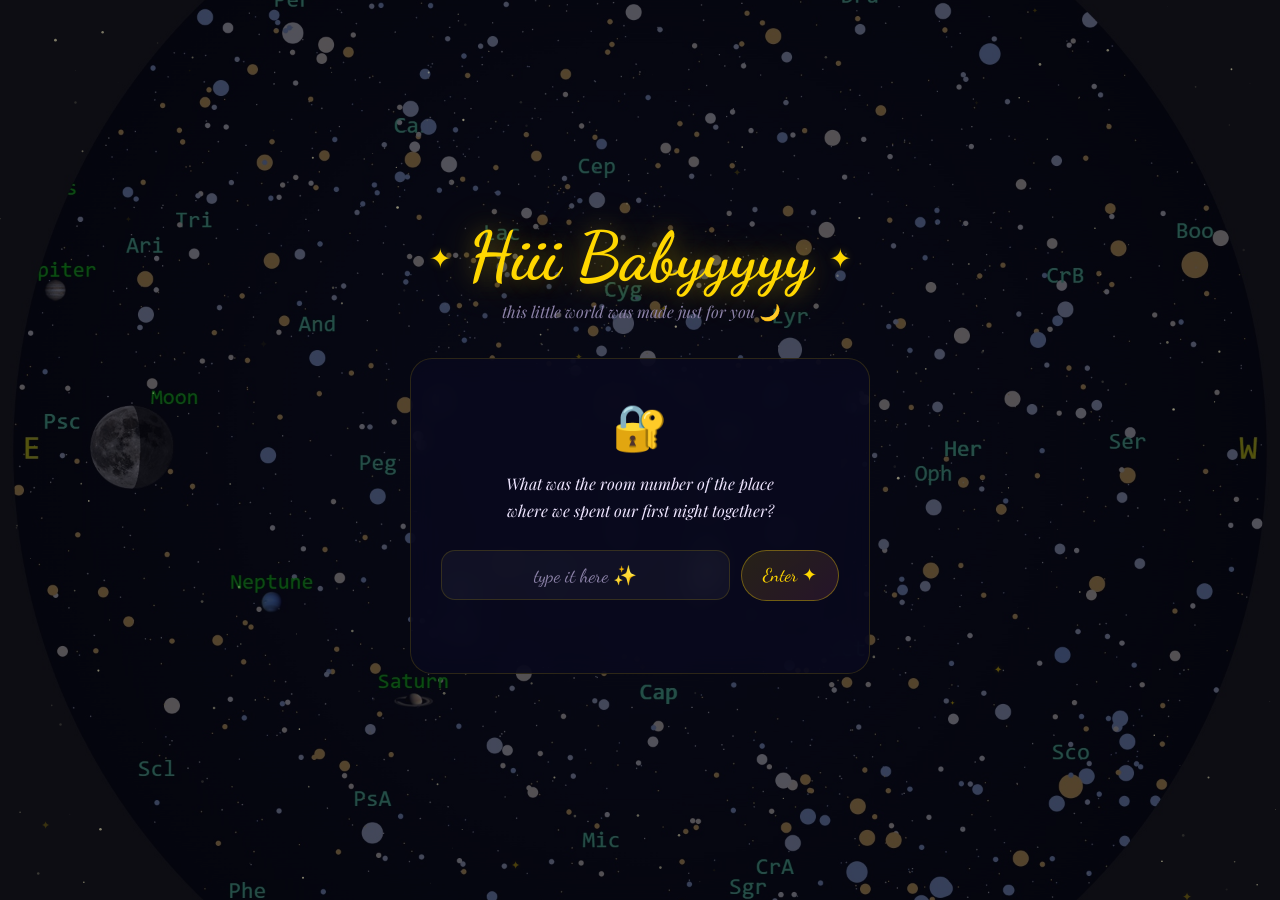
<file: index.html>
<!DOCTYPE html>
<html lang="en">
<head>
  <meta charset="UTF-8">
  <meta name="viewport" content="width=device-width, initial-scale=1.0, maximum-scale=1.0, user-scalable=no">
  <meta name="theme-color" content="#04040e">
  <meta name="apple-mobile-web-app-capable" content="yes">
  <meta name="apple-mobile-web-app-status-bar-style" content="black-translucent">
  <meta name="robots" content="noindex">
  <title>For Babyyyyyy ✦</title>
  <link rel="stylesheet" href="style.css">
</head>
<body>
  <script src="bg-stars.js"></script>

  <div class="page" id="mainPage">
    <div class="title-row">
      <span class="star-decor" style="font-size:1.7rem">✦</span>
      <h1>Hiii Babyyyyy</h1>
      <span class="star-decor" style="font-size:1.7rem;animation-delay:1.6s">✦</span>
    </div>
    <p class="lock-subtitle">this little world was made just for you 🌙</p>

    <div class="card fade-in" id="lockCard">
      <span class="lock-icon">🔐</span>
      <p class="lock-question">
        What was the room number of the place<br>where we spent our first night together?
      </p>
      <div class="input-row">
        <input type="text" id="secretInput" placeholder="type it here ✨"
               autocomplete="off" autocorrect="off" inputmode="text">
        <button class="btn" onclick="checkAnswer()">Enter ✦</button>
      </div>
      <p class="error-msg" id="errMsg">that's not it, silly 💫 try again!</p>
    </div>
  </div>

  <div class="burst-overlay" id="burstOverlay"></div>

  <script src="cursor-trail.js"></script>
  <script>
    // ── Replace the string below with the actual room number ──
    const ANSWER = '201';

    const input  = document.getElementById('secretInput');
    const errMsg = document.getElementById('errMsg');
    const card   = document.getElementById('lockCard');

    input.addEventListener('keydown', e => { if (e.key === 'Enter') checkAnswer(); });

    function checkAnswer() {
      const val = input.value.trim().toLowerCase();
      if (val === ANSWER.toString().toLowerCase()) {
        onCorrect();
      } else {
        onWrong();
      }
    }

    function onCorrect() {
      // Block further interaction
      input.disabled = true;
      document.querySelector('.btn').disabled = true;

      burstStars();

      setTimeout(() => {
        document.getElementById('mainPage').style.animation =
          'pageExit 0.45s cubic-bezier(0.22,1,0.36,1) forwards';
      }, 300);

      setTimeout(() => { window.location.href = 'loading.html'; }, 800);
    }

    function onWrong() {
      card.classList.remove('shake');
      void card.offsetWidth; // reflow to restart animation
      card.classList.add('shake');
      errMsg.classList.add('show');
      input.value = '';
      setTimeout(() => errMsg.classList.remove('show'), 2600);
    }

    function burstStars() {
      const overlay = document.getElementById('burstOverlay');
      const syms    = ['✦','✧','⋆','🌟','💛','✨','💫'];
      for (let i = 0; i < 60; i++) {
        const el    = document.createElement('span');
        const angle = Math.random() * Math.PI * 2;
        const dist  = 90 + Math.random() * 220;
        el.className = 'burst-star';
        el.textContent = syms[Math.floor(Math.random() * syms.length)];
        el.style.setProperty('--bx', (Math.cos(angle) * dist) + 'px');
        el.style.setProperty('--by', (Math.sin(angle) * dist) + 'px');
        el.style.animationDelay = (Math.random() * 0.25) + 's';
        el.style.fontSize       = (Math.random() * 16 + 9) + 'px';
        overlay.appendChild(el);
      }
    }
  </script>
</body>
</html>
</file>
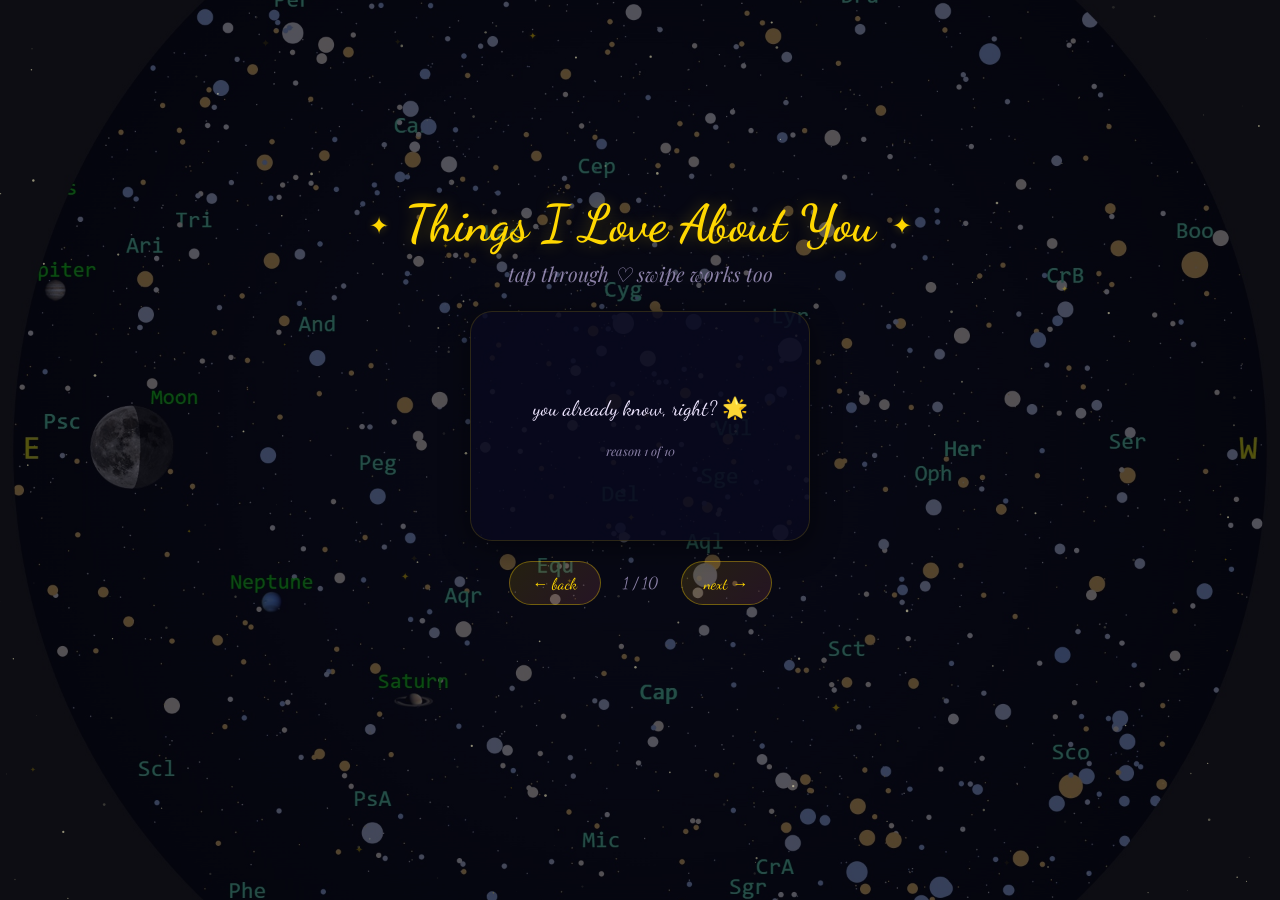
<file: flipbook.html>
<!DOCTYPE html>
<html lang="en">
<head>
  <meta charset="UTF-8">
  <meta name="viewport" content="width=device-width, initial-scale=1.0, maximum-scale=1.0, user-scalable=no">
  <meta name="theme-color" content="#04040e">
  <meta name="apple-mobile-web-app-capable" content="yes">
  <meta name="apple-mobile-web-app-status-bar-style" content="black-translucent">
  <meta name="robots" content="noindex">
  <title>Why I Love You ✦</title>
  <link rel="stylesheet" href="style.css">
</head>
<body>
  <script src="bg-stars.js"></script>

  <div class="page">
    <div class="title-row">
      <span class="star-decor" style="font-size:1.5rem">✦</span>
      <h2>Things I Love About You</h2>
      <span class="star-decor" style="font-size:1.5rem;animation-delay:1.4s">✦</span>
    </div>
    <h3 style="margin-bottom:1.5rem">tap through ♡ swipe works too</h3>

    <div class="flipbook-wrap" id="flipWrap"></div>

    <div class="flip-controls">
      <button class="btn btn-sm" id="prevBtn" onclick="go(-1)">← back</button>
      <span class="flip-counter" id="counter">1 / 12</span>
      <button class="btn btn-sm" id="nextBtn" onclick="go(1)">next →</button>
    </div>

    <div class="nav-bottom" id="doneNav" style="opacity:0;pointer-events:none;transition:opacity 0.5s">
      <button class="btn" onclick="navigateTo('wishlist.html')">Our Wish List ✦</button>
    </div>
  </div>

  <script src="cursor-trail.js"></script>
  <script>
    const reasons = [
      "you already know, right? 🌟",
      "Don't you?",
      "Thoda sa socho, it's so obvious",
      "I mean from the tip of your hair to the bottom of ur toe nails",
      "i literally love everything about you",
      "it's more like i'm obsessed",
      "But that's definitely because of my boobiess 🫶",
      "Booobieeeesssss",
      "And also cause u're the mother of our BIOLOGICAL child 👶",
      "And your smell, and your taste, and your presence, you just existing ✦"
    ];

    const wrap    = document.getElementById('flipWrap');
    const counter = document.getElementById('counter');
    const doneNav = document.getElementById('doneNav');
    let   cur     = 0;
    let   locked  = false;

    reasons.forEach((r, i) => {
      const card = document.createElement('div');
      card.className = 'flip-card' + (i === 0 ? ' active' : '');
      card.innerHTML = `<p class="reason-text">${r}</p><span class="reason-num">reason ${i + 1} of ${reasons.length}</span>`;
      wrap.appendChild(card);
    });

    const cards = wrap.querySelectorAll('.flip-card');

    function updateUI() {
      counter.textContent = `${cur + 1} / ${reasons.length}`;
      if (cur === reasons.length - 1) {
        doneNav.style.opacity       = '1';
        doneNav.style.pointerEvents = 'auto';
      }
    }

    function go(dir) {
      const next = cur + dir;
      if (next < 0 || next >= reasons.length || locked) return;
      locked = true;

      cards[cur].classList.add('leaving');
      cards[cur].classList.remove('active');

      setTimeout(() => {
        cards[cur].classList.remove('leaving');
        cur = next;
        cards[cur].classList.add('active');
        updateUI();
        setTimeout(() => { locked = false; }, 80);
      }, 340);
    }

    // Swipe support
    let swipeStartX = 0;
    wrap.addEventListener('touchstart', e => { swipeStartX = e.touches[0].clientX; }, { passive: true });
    wrap.addEventListener('touchend',   e => {
      const dx = e.changedTouches[0].clientX - swipeStartX;
      if (Math.abs(dx) > 36) go(dx < 0 ? 1 : -1);
    }, { passive: true });

    function navigateTo(url) {
      document.body.style.animation = 'pageExit 0.4s cubic-bezier(0.22,1,0.36,1) forwards';
      setTimeout(() => { window.location.href = url; }, 420);
    }

    updateUI();
  </script>
</body>
</html>
</file>
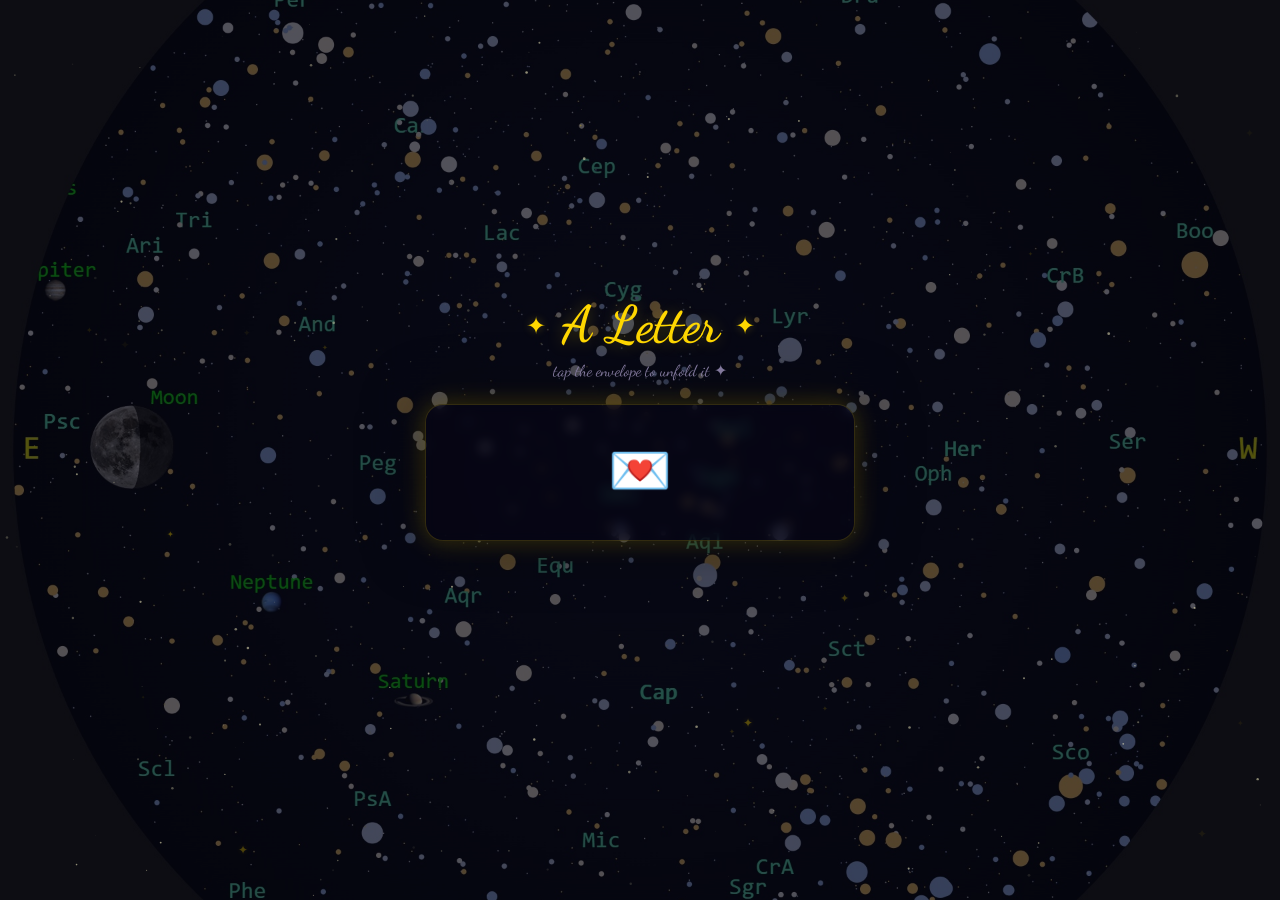
<file: letter.html>
<!DOCTYPE html>
<html lang="en">
<head>
  <meta charset="UTF-8">
  <meta name="viewport" content="width=device-width, initial-scale=1.0, maximum-scale=1.0, user-scalable=no">
  <meta name="theme-color" content="#04040e">
  <meta name="apple-mobile-web-app-capable" content="yes">
  <meta name="apple-mobile-web-app-status-bar-style" content="black-translucent">
  <meta name="robots" content="noindex">
  <title>A Letter ✦</title>
  <link rel="stylesheet" href="style.css">
  <style>
    /* Letter sits directly on the star canvas — glass effect */
    .letter-envelope {
      background: rgba(6, 5, 20, 0.55);
      backdrop-filter: blur(6px);
      -webkit-backdrop-filter: blur(6px);
      border: 1px solid rgba(255, 215, 0, 0.18);
      border-radius: 18px;
      padding: 1.75rem 1.5rem;
      box-shadow: 0 0 60px rgba(0,0,0,0.5), 0 0 24px var(--gold-glow);
    }

    /* Night-sky header strip shown before letter opens */
    .sky-strip {
      width: 100%;
      height: 120px;
      border-radius: 10px;
      margin-bottom: 0.75rem;
      position: relative;
      overflow: hidden;
      border: 1px solid rgba(255,215,0,0.12);
    }

    /* Live star canvas cloned into the strip */
    .sky-strip canvas {
      position: absolute;
      inset: 0;
      width: 100% !important;
      height: 100% !important;
    }

    .sky-strip-label {
      position: absolute;
      inset: 0;
      display: flex;
      align-items: center;
      justify-content: center;
      font-family: var(--script);
      font-size: 1rem;
      color: rgba(255,215,0,0.75);
      text-shadow: 0 0 12px var(--gold-glow);
      letter-spacing: 0.05em;
      pointer-events: none;
    }
  </style>
</head>
<body>
  <script src="bg-stars.js"></script>

  <div class="page">
    <div class="title-row" style="margin-bottom:0.4rem">
      <span class="star-decor" style="font-size:1.5rem">✦</span>
      <h2>A Letter</h2>
      <span class="star-decor" style="font-size:1.5rem;animation-delay:1.4s">✦</span>
    </div>
    <p class="open-hint">tap the envelope to unfold it ✦</p>

    <div class="letter-outer">
      <div class="letter-envelope">

        <span class="envelope-icon" id="envIcon" onclick="openLetter()">💌</span>

        <div class="letter-content" id="letterContent">

          <!-- Night sky strip using the live star background -->
          <div class="sky-strip" id="skyStrip">
            <div class="sky-strip-label">The Night of Our First Kiss ✦</div>
          </div>

          <!-- ── Paste the letter text here ── -->
          <div class="letter-text" id="letterText">The stars in the background are the stars from the night we first kissed.</div>

        </div>
      </div>
    </div>

    <div id="wishNav" style="opacity:0;transition:opacity 0.7s ease;margin-top:2rem;text-align:center">
      <p style="font-family:var(--script);font-size:1.3rem;color:var(--gold);text-shadow:0 0 16px var(--gold-glow)">
        Happy Birthday, Babyyyyyy 🌟
      </p>
    </div>
  </div>

  <script src="cursor-trail.js"></script>
  <script>
    // Mirror a live star animation into the sky strip
    (function () {
      const strip  = document.getElementById('skyStrip');
      const canvas = document.createElement('canvas');
      strip.prepend(canvas);
      const ctx = canvas.getContext('2d');
      let W, H;

      function resize() {
        W = canvas.width  = strip.offsetWidth;
        H = canvas.height = strip.offsetHeight;
      }
      resize();

      const stars = Array.from({ length: 120 }, () => ({
        x:     Math.random(),
        y:     Math.random(),
        r:     Math.random() * 1.2 + 0.2,
        phase: Math.random() * Math.PI * 2,
        speed: Math.random() * 0.014 + 0.004,
        cross: Math.random() < 0.15
      }));

      function draw(t) {
        ctx.clearRect(0, 0, W, H);
        const ts = t * 0.001;
        for (const s of stars) {
          const alpha = 0.15 + 0.85 * ((Math.sin(s.phase + ts * s.speed) + 1) / 2);
          if (s.cross) {
            ctx.font = `${s.r * 9}px serif`;
            ctx.fillStyle   = `rgba(255,215,0,${alpha * 0.65})`;
            ctx.shadowColor = `rgba(255,215,0,${alpha * 0.5})`;
            ctx.shadowBlur  = 4;
            ctx.fillText('✦', s.x * W, s.y * H);
            ctx.shadowBlur  = 0;
          } else {
            ctx.beginPath();
            ctx.arc(s.x * W, s.y * H, s.r, 0, Math.PI * 2);
            ctx.fillStyle = `rgba(255,249,200,${alpha})`;
            ctx.fill();
          }
        }
        requestAnimationFrame(draw);
      }
      requestAnimationFrame(draw);
    })();

    let opened = false;

    function openLetter() {
      if (opened) return;
      opened = true;

      const icon    = document.getElementById('envIcon');
      const content = document.getElementById('letterContent');

      icon.style.fontSize     = '1.6rem';
      icon.style.marginBottom = '1rem';
      icon.style.animation    = 'none';
      icon.style.cursor       = 'default';

      requestAnimationFrame(() => { content.classList.add('open'); });

      setTimeout(() => {
        const nav = document.getElementById('wishNav');
        nav.style.opacity       = '1';
        nav.style.pointerEvents = 'auto';
      }, 900);
    }

    function navigateTo(url) {
      document.body.style.animation = 'pageExit 0.4s cubic-bezier(0.22,1,0.36,1) forwards';
      setTimeout(() => { window.location.href = url; }, 420);
    }
  </script>
</body>
</html>
</file>
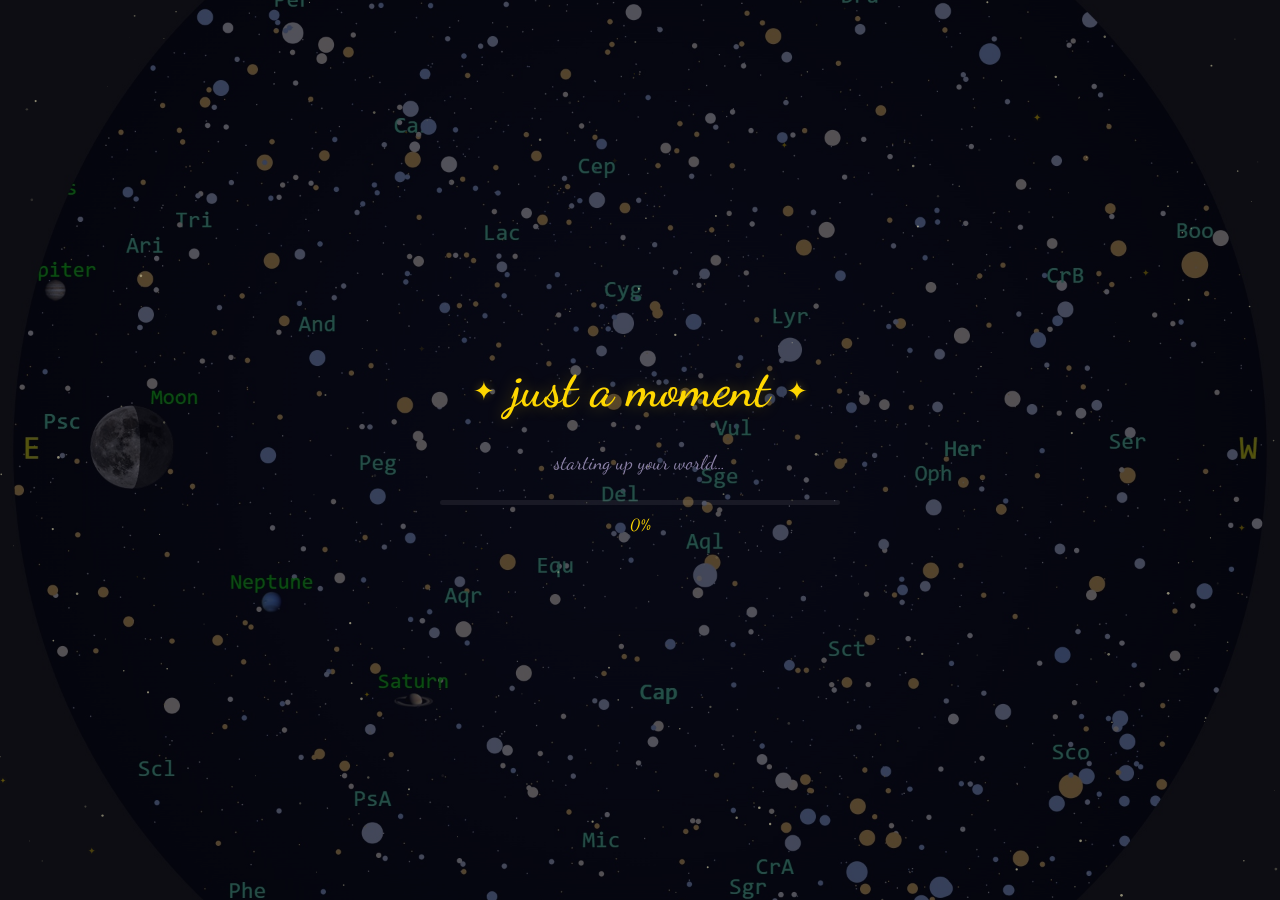
<file: loading.html>
<!DOCTYPE html>
<html lang="en">
<head>
  <meta charset="UTF-8">
  <meta name="viewport" content="width=device-width, initial-scale=1.0, maximum-scale=1.0, user-scalable=no">
  <meta name="theme-color" content="#04040e">
  <meta name="apple-mobile-web-app-capable" content="yes">
  <meta name="apple-mobile-web-app-status-bar-style" content="black-translucent">
  <meta name="robots" content="noindex">
  <title>Loading... ✨</title>
  <link rel="stylesheet" href="style.css">
</head>
<body>
  <script src="bg-stars.js"></script>

  <div class="page">
    <div class="title-row">
      <span class="star-decor" style="font-size:1.6rem">✦</span>
      <h2>just a moment</h2>
      <span class="star-decor" style="font-size:1.6rem;animation-delay:1.4s">✦</span>
    </div>

    <div class="loading-wrap fade-in">
      <p class="loading-msg" id="loadMsg">starting up your world…</p>
      <div class="progress-track">
        <div class="progress-fill" id="progressFill"></div>
      </div>
      <p class="progress-pct" id="progressPct">0%</p>
    </div>
  </div>

  <script src="cursor-trail.js"></script>
  <script>
    const steps = [
      [0,   'starting up your world…'],
      [10,  'loading all the good memories…'],
      [22,  'importing every goodnight text…'],
      [36,  'counting the times you made me smile (this is taking a while)…'],
      [50,  'calculating how much I love you… ∞… converting to percentage…'],
      [63,  'finding the perfect words for you…'],
      [75,  'adding extra stars just for you…'],
      [87,  'almost there, Babyyyyyy…'],
      [97,  'you ready? 💛'],
      [100, 'here we go ✦']
    ];

    const fill    = document.getElementById('progressFill');
    const msgEl   = document.getElementById('loadMsg');
    const pctEl   = document.getElementById('progressPct');
    let   step    = 0;

    function next() {
      if (step >= steps.length) {
        setTimeout(() => {
          document.body.style.animation = 'pageExit 0.4s cubic-bezier(0.22,1,0.36,1) forwards';
          setTimeout(() => { window.location.href = 'timeline.html'; }, 420);
        }, 600);
        return;
      }

      const [pct, msg] = steps[step];
      fill.style.width     = pct + '%';
      pctEl.textContent    = pct + '%';
      msgEl.style.opacity  = '0';
      setTimeout(() => {
        msgEl.textContent   = msg;
        msgEl.style.opacity = '1';
      }, 220);

      step++;

      // Slow enough to read — dramatic pause on the last two
      const delay = step <= 2
        ? 1800
        : step <= 7
        ? 2200 + Math.random() * 600
        : 2800;

      setTimeout(next, delay);
    }

    setTimeout(next, 400);
  </script>
</body>
</html>
</file>
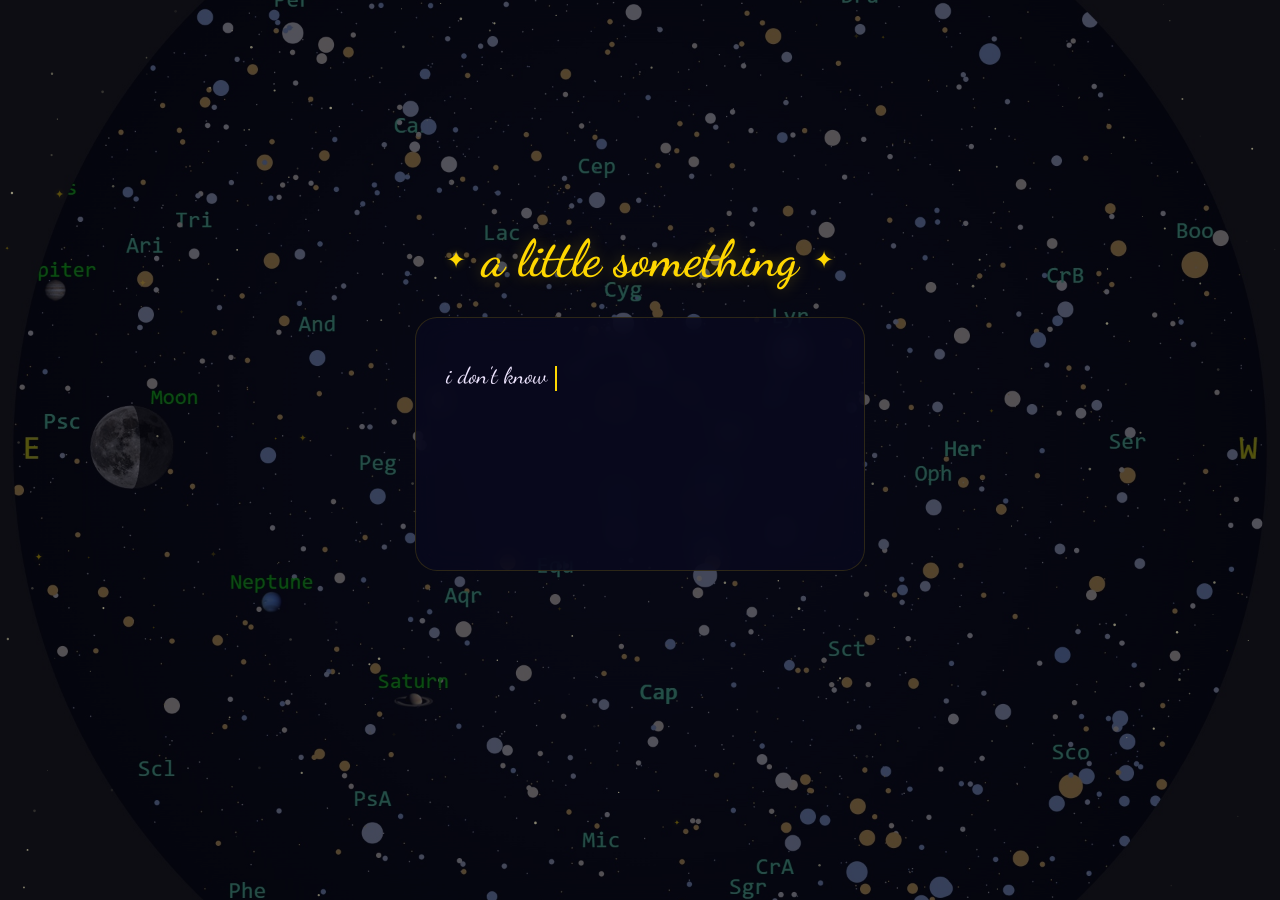
<file: message.html>
<!DOCTYPE html>
<html lang="en">
<head>
  <meta charset="UTF-8">
  <meta name="viewport" content="width=device-width, initial-scale=1.0, maximum-scale=1.0, user-scalable=no">
  <meta name="theme-color" content="#04040e">
  <meta name="apple-mobile-web-app-capable" content="yes">
  <meta name="apple-mobile-web-app-status-bar-style" content="black-translucent">
  <meta name="robots" content="noindex">
  <title>For You ✦</title>
  <link rel="stylesheet" href="style.css">
</head>
<body>
  <script src="bg-stars.js"></script>

  <div class="page">
    <div class="title-row" style="margin-bottom:1.75rem">
      <span class="star-decor" style="font-size:1.5rem">✦</span>
      <h2>a little something</h2>
      <span class="star-decor" style="font-size:1.5rem;animation-delay:1.4s">✦</span>
    </div>

    <div class="card message-wrap fade-in">
      <div id="tw-text"></div>
    </div>

    <div class="nav-bottom" id="nextNav"
         style="opacity:0;pointer-events:none;transition:opacity 0.8s ease">
      <button class="btn" onclick="navigateTo('letter.html')">One last thing ✦</button>
    </div>
  </div>

  <script src="cursor-trail.js"></script>
  <script>
    // ── Paste your message here — use \n for line breaks ──
    const MESSAGE =
      `i don't know where to start,\n\nlet's start with the eyes of yours — the first thing i fell for. they always surprise me. whenever i look at them they don't remind me of anything, cause i've never seen anything so charismatic, so beautiful. just feel like screaming when i look at them.\n\nAnd those curves, my god — i can fight wars for them. the most beautiful, luxurious, actually a piece of art i have ever seen.\n\nZyaada der screen s pdhogi toh aankh dukhega — let's leave this right here for now.\n\nLekin prem to tmse itna krta hu ki baat na krne pr literally saans lena dubhr ho jaata hai.\n\nRemember that. ✦`;

    const container = document.getElementById('tw-text');
    const cursorEl  = document.createElement('span');
    cursorEl.className = 'tw-cursor';
    container.appendChild(cursorEl);

    let i = 0;
    let done = false;

    // Typing speeds (ms per character)
    function delay(ch) {
      if (ch === '\n')                       return 380;
      if (ch === '.' || ch === '!' || ch === '?') return 320;
      if (ch === ',')                        return 200;
      if (ch === ' ')                        return 62;
      return 52 + Math.random() * 18; // slight natural variation
    }

    function type() {
      if (i >= MESSAGE.length) {
        done = true;
        document.getElementById('nextNav').style.opacity       = '1';
        document.getElementById('nextNav').style.pointerEvents = 'auto';
        return;
      }

      const ch = MESSAGE[i++];

      if (ch === '\n') {
        cursorEl.before(document.createElement('br'));
        cursorEl.before(document.createElement('br'));
      } else {
        cursorEl.before(document.createTextNode(ch));
      }

      setTimeout(type, delay(ch));
    }

    // Tap anywhere to skip to end
    document.addEventListener('click', () => {
      if (done) return;
      done = true;

      // Render remaining text instantly
      const remaining = MESSAGE.slice(i);
      i = MESSAGE.length;
      remaining.split('\n').forEach((line, idx) => {
        if (idx > 0) {
          cursorEl.before(document.createElement('br'));
          cursorEl.before(document.createElement('br'));
        }
        cursorEl.before(document.createTextNode(line));
      });

      document.getElementById('nextNav').style.opacity       = '1';
      document.getElementById('nextNav').style.pointerEvents = 'auto';
    });

    // Start typing after a short pause
    setTimeout(type, 700);

    function navigateTo(url) {
      document.body.style.animation = 'pageExit 0.4s cubic-bezier(0.22,1,0.36,1) forwards';
      setTimeout(() => { window.location.href = url; }, 420);
    }
  </script>
</body>
</html>
</file>
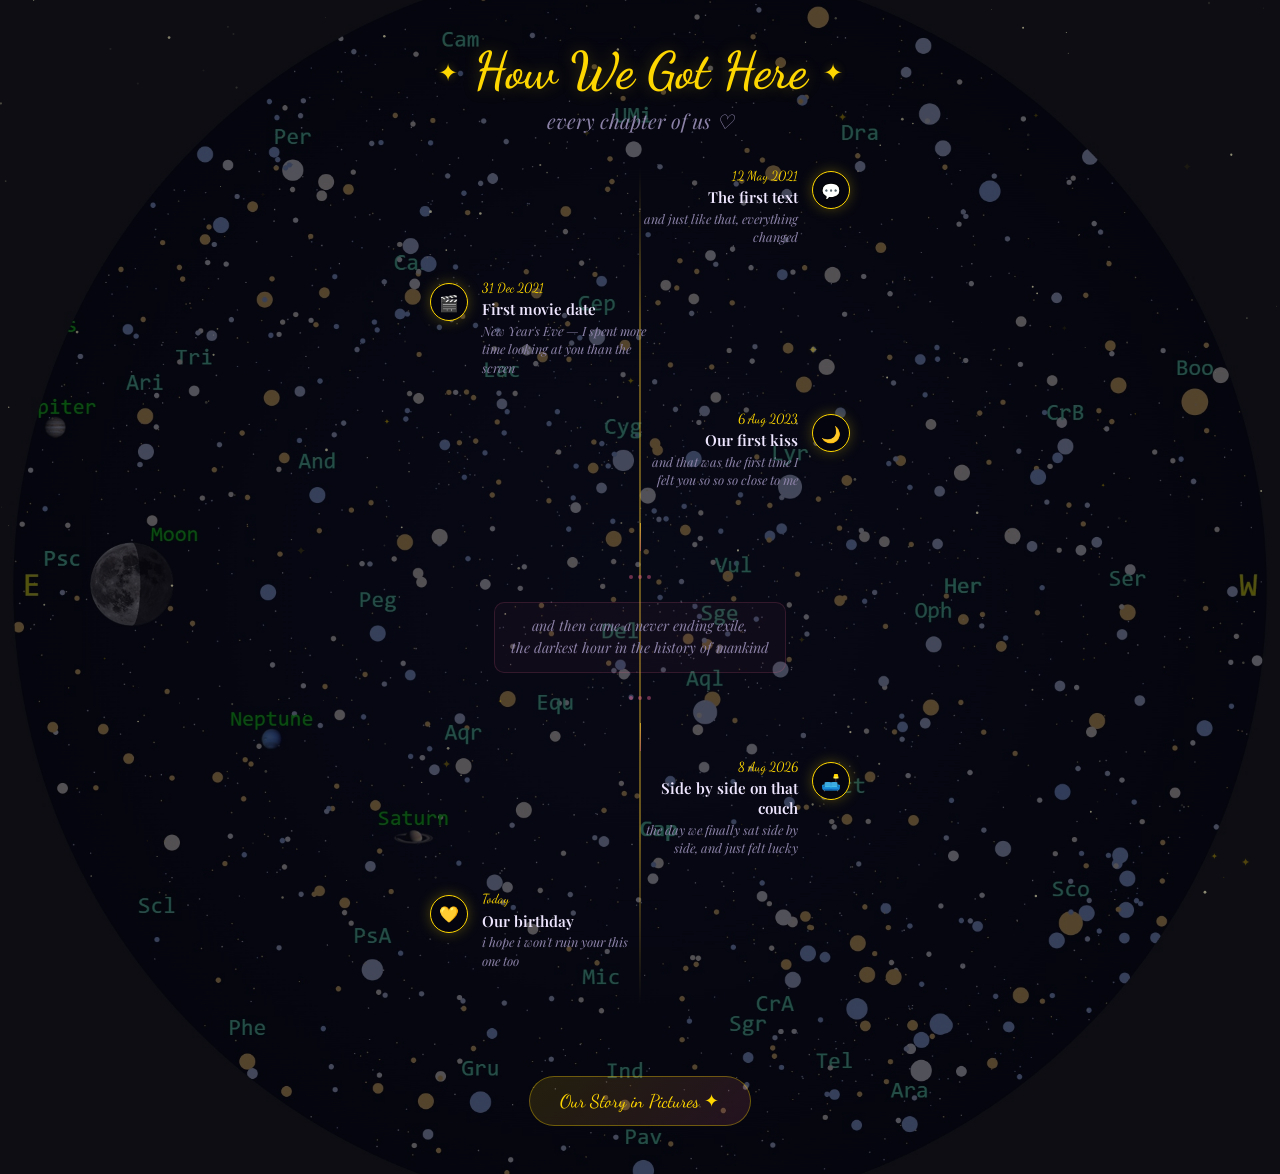
<file: timeline.html>
<!DOCTYPE html>
<html lang="en">
<head>
  <meta charset="UTF-8">
  <meta name="viewport" content="width=device-width, initial-scale=1.0, maximum-scale=1.0, user-scalable=no">
  <meta name="theme-color" content="#04040e">
  <meta name="apple-mobile-web-app-capable" content="yes">
  <meta name="apple-mobile-web-app-status-bar-style" content="black-translucent">
  <meta name="robots" content="noindex">
  <title>Our Timeline ✦</title>
  <link rel="stylesheet" href="style.css">
  <style>
    /* Special styling for the dateless "exile" entry */
    .tl-item.tl-exile {
      justify-content: center !important;
      flex-direction: column !important;
      align-items: center !important;
      margin: 0.5rem 0 0.5rem;
    }
    .tl-item.tl-exile .tl-body {
      text-align: center !important;
      max-width: 85%;
    }
    .tl-exile-line {
      width: 1px;
      height: 28px;
      background: linear-gradient(to bottom, var(--gold-dim), rgba(255,107,157,0.4));
      margin: 0 auto 0.6rem;
    }
    .tl-exile-text {
      font-family: var(--serif);
      font-style: italic;
      font-size: 0.88rem;
      color: var(--text-muted);
      line-height: 1.6;
      text-align: center;
      padding: 0.75rem 1rem;
      border: 1px solid rgba(255,107,157,0.15);
      border-radius: 10px;
      background: rgba(255,107,157,0.04);
    }
    .tl-exile-dots {
      display: flex;
      gap: 5px;
      justify-content: center;
      margin-bottom: 0.6rem;
    }
    .tl-exile-dots span {
      width: 4px; height: 4px;
      border-radius: 50%;
      background: rgba(255,107,157,0.4);
      animation: twinkle 1.8s ease-in-out infinite;
    }
    .tl-exile-dots span:nth-child(2) { animation-delay: 0.3s; }
    .tl-exile-dots span:nth-child(3) { animation-delay: 0.6s; }
  </style>
</head>
<body>
  <script src="bg-stars.js"></script>

  <div class="page">
    <div class="title-row">
      <span class="star-decor" style="font-size:1.5rem">✦</span>
      <h2>How We Got Here</h2>
      <span class="star-decor" style="font-size:1.5rem;animation-delay:1.4s">✦</span>
    </div>
    <h3 style="margin-bottom:0.35rem">every chapter of us ♡</h3>

    <div class="timeline">

      <div class="tl-item" style="--delay:0.15s">
        <div class="tl-dot">💬</div>
        <div class="tl-body">
          <span class="tl-date">12 May 2021</span>
          <div class="tl-title">The first text</div>
          <div class="tl-desc">and just like that, everything changed</div>
        </div>
      </div>

      <div class="tl-item" style="--delay:0.4s">
        <div class="tl-dot">🎬</div>
        <div class="tl-body">
          <span class="tl-date">31 Dec 2021</span>
          <div class="tl-title">First movie date</div>
          <div class="tl-desc">New Year's Eve — I spent more time looking at you than the screen</div>
        </div>
      </div>

      <div class="tl-item" style="--delay:0.65s">
        <div class="tl-dot">🌙</div>
        <div class="tl-body">
          <span class="tl-date">6 Aug 2023</span>
          <div class="tl-title">Our first kiss</div>
          <div class="tl-desc">and that was the first time I felt you so so so close to me</div>
        </div>
      </div>

      <!-- The exile — no date, centred, different style -->
      <div class="tl-item tl-exile" style="--delay:0.9s">
        <div class="tl-exile-line"></div>
        <div class="tl-exile-dots">
          <span></span><span></span><span></span>
        </div>
        <div class="tl-exile-text">
          and then came a never ending exile,<br>the darkest hour in the history of mankind
        </div>
        <div class="tl-exile-dots" style="margin-top:0.6rem;margin-bottom:0">
          <span></span><span></span><span></span>
        </div>
        <div class="tl-exile-line" style="margin-top:0.6rem;margin-bottom:0"></div>
      </div>

      <div class="tl-item" style="--delay:1.15s">
        <div class="tl-dot">🛋️</div>
        <div class="tl-body">
          <span class="tl-date">8 Aug 2026</span>
          <div class="tl-title">Side by side on that couch</div>
          <div class="tl-desc">the day we finally sat side by side, and just felt lucky</div>
        </div>
      </div>

      <div class="tl-item" style="--delay:1.4s">
        <div class="tl-dot">💛</div>
        <div class="tl-body">
          <span class="tl-date">Today</span>
          <div class="tl-title">Our birthday</div>
          <div class="tl-desc">i hope i won't ruin your this one too</div>
        </div>
      </div>

    </div>

    <div class="nav-bottom">
      <button class="btn" onclick="navigateTo('wall.html')">Our Story in Pictures ✦</button>
    </div>
  </div>

  <script src="cursor-trail.js"></script>
  <script>
    function navigateTo(url) {
      document.body.style.animation = 'pageExit 0.4s cubic-bezier(0.22,1,0.36,1) forwards';
      setTimeout(() => { window.location.href = url; }, 420);
    }
  </script>
</body>
</html>
</file>
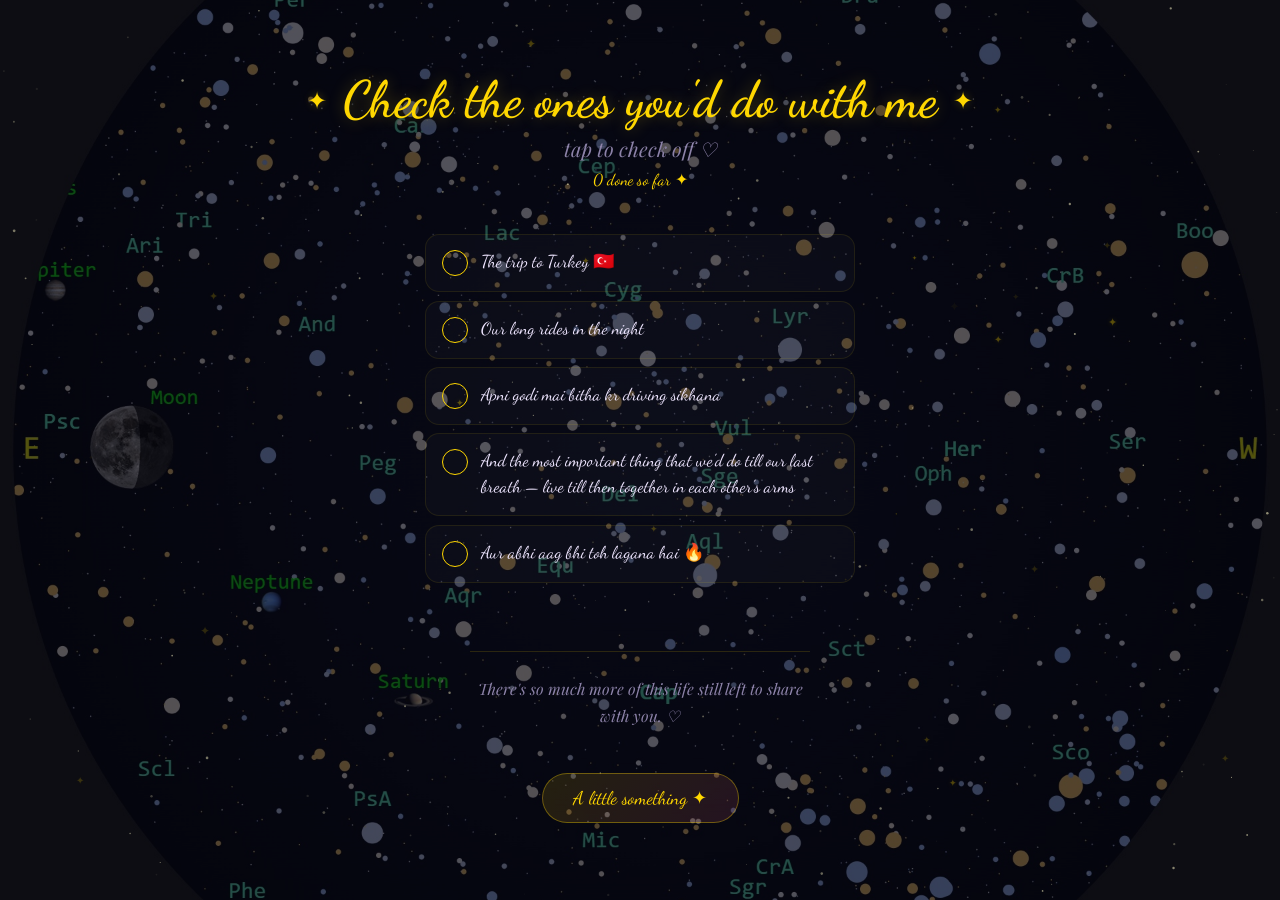
<file: wishlist.html>
<!DOCTYPE html>
<html lang="en">
<head>
  <meta charset="UTF-8">
  <meta name="viewport" content="width=device-width, initial-scale=1.0, maximum-scale=1.0, user-scalable=no">
  <meta name="theme-color" content="#04040e">
  <meta name="apple-mobile-web-app-capable" content="yes">
  <meta name="apple-mobile-web-app-status-bar-style" content="black-translucent">
  <meta name="robots" content="noindex">
  <title>Our Wish List ✦</title>
  <link rel="stylesheet" href="style.css">
</head>
<body>
  <script src="bg-stars.js"></script>

  <div class="page">
    <div class="title-row">
      <span class="star-decor" style="font-size:1.5rem">✦</span>
      <h2>Check the ones you'd do with me</h2>
      <span class="star-decor" style="font-size:1.5rem;animation-delay:1.4s">✦</span>
    </div>
    <h3 style="margin-bottom:0.5rem">tap to check off ♡</h3>

    <p class="wish-progress" id="wishProgress">0 done so far ✦</p>

    <div class="wishlist" id="wishList"></div>

    <div class="wish-ending">
      <p style="color:var(--text-muted);font-style:italic;font-size:0.98rem;line-height:1.7;max-width:340px;margin:0 auto">
        There's so much more of this life still left to share with you. ♡
      </p>
    </div>

    <div class="nav-bottom">
      <button class="btn" onclick="navigateTo('message.html')">A little something ✦</button>
    </div>
  </div>

  <script src="cursor-trail.js"></script>
  <script>
    const wishes = [
      "The trip to Turkey 🇹🇷",
      "Our long rides in the night",
      "Apni godi mai bitha kr driving sikhana",
      "And the most important thing that we'd do till our last breath — live till then together in each other's arms",
      "Aur abhi aag bhi toh lagana hai 🔥"
    ];

    const STORAGE_KEY = 'birthday_wishlist_v2';
    const list        = document.getElementById('wishList');
    const progressEl  = document.getElementById('wishProgress');

    // Load saved state — array of booleans
    let state = JSON.parse(localStorage.getItem(STORAGE_KEY) || 'null');
    if (!Array.isArray(state) || state.length !== wishes.length) {
      state = new Array(wishes.length).fill(false);
    }

    function updateProgress() {
      const n = state.filter(Boolean).length;
      if (n === 0)              progressEl.textContent = '0 done so far ✦';
      else if (n === wishes.length) progressEl.textContent = 'all of them ✦ (I love you so much)';
      else                      progressEl.textContent = `${n} of ${wishes.length} done ✦`;
    }

    wishes.forEach((text, i) => {
      const item  = document.createElement('div');
      item.className = 'wish-item' + (state[i] ? ' done' : '');
      item.style.setProperty('--delay', (i * 0.075 + 0.2) + 's');

      const check = document.createElement('div');
      check.className  = 'wish-check';
      check.innerHTML  = state[i] ? '♡' : '';

      const label = document.createElement('span');
      label.className  = 'wish-label';
      label.textContent = text;

      item.append(check, label);

      item.addEventListener('click', () => {
        state[i] = !state[i];
        item.classList.toggle('done', state[i]);
        check.innerHTML = state[i] ? '♡' : '';
        localStorage.setItem(STORAGE_KEY, JSON.stringify(state));
        updateProgress();
      });

      list.appendChild(item);
    });

    updateProgress();

    function navigateTo(url) {
      document.body.style.animation = 'pageExit 0.4s cubic-bezier(0.22,1,0.36,1) forwards';
      setTimeout(() => { window.location.href = url; }, 420);
    }
  </script>
</body>
</html>
</file>
<file: style.css>
@import url('https://fonts.googleapis.com/css2?family=Dancing+Script:wght@400;600;700&family=Playfair+Display:ital,wght@0,400;0,600;1,400;1,600&display=swap');

:root {
  --bg: #04040e;
  --bg2: #09091e;
  --gold: #ffd700;
  --gold-dim: #c9a227;
  --gold-glow: rgba(255, 215, 0, 0.28);
  --pink: #ff6b9d;
  --pink-dim: #c9527b;
  --pink-glow: rgba(255, 107, 157, 0.28);
  --text: #eee5ff;
  --text-muted: #8c82a8;
  --card-bg: rgba(9, 9, 30, 0.85);
  --card-border: rgba(255, 215, 0, 0.15);
  --script: 'Dancing Script', cursive;
  --serif: 'Playfair Display', serif;
}

*, *::before, *::after { box-sizing: border-box; margin: 0; padding: 0; }
html { scroll-behavior: smooth; }

body {
  background: var(--bg); /* fallback if image fails */
  color: var(--text);
  font-family: var(--serif);
  min-height: 100vh;
  min-height: 100dvh;
  overflow-x: hidden;
  cursor: none;
  animation: pageEnter 0.55s cubic-bezier(0.22, 1, 0.36, 1) both;
}

/* ── Keyframes ────────────────────────────────────────────── */
@keyframes pageEnter {
  from { opacity: 0; transform: translateY(14px); }
  to   { opacity: 1; transform: translateY(0); }
}

@keyframes pageExit {
  from { opacity: 1; transform: translateY(0); }
  to   { opacity: 0; transform: translateY(-10px); }
}

@keyframes float {
  0%, 100% { transform: translateY(0px); }
  50%       { transform: translateY(-9px); }
}

@keyframes fadeInUp {
  from { opacity: 0; transform: translateY(22px); }
  to   { opacity: 1; transform: translateY(0); }
}

@keyframes shake {
  0%,100% { transform: translateX(0); }
  16%     { transform: translateX(-9px); }
  33%     { transform: translateX(9px); }
  50%     { transform: translateX(-7px); }
  66%     { transform: translateX(7px); }
  83%     { transform: translateX(-3px); }
}

@keyframes glowPulse {
  0%,100% { box-shadow: 0 0 24px var(--gold-glow), 0 8px 32px rgba(0,0,0,0.55); }
  50%     { box-shadow: 0 0 44px var(--gold-glow), 0 0 22px var(--pink-glow), 0 8px 32px rgba(0,0,0,0.55); }
}

@keyframes twinkle {
  0%,100% { opacity: 0.18; }
  50%     { opacity: 1; }
}

@keyframes burstOut {
  0%   { opacity: 1; transform: translate(-50%, -50%) scale(0.4); }
  60%  { opacity: 1; transform: translate(calc(-50% + var(--bx)), calc(-50% + var(--by))) scale(1.2); }
  100% { opacity: 0; transform: translate(calc(-50% + var(--bx) * 1.6), calc(-50% + var(--by) * 1.6)) scale(0.5); }
}

@keyframes progressShine {
  from { background-position: -200% center; }
  to   { background-position: 200% center; }
}

@keyframes unfoldDown {
  from { max-height: 0; opacity: 0; transform: scaleY(0.85); transform-origin: top; }
  to   { max-height: 3200px; opacity: 1; transform: scaleY(1); transform-origin: top; }
}

@keyframes riseUp {
  0%   { opacity: 0; transform: translateY(0); }
  10%  { opacity: 0.6; }
  90%  { opacity: 0.3; }
  100% { opacity: 0; transform: translateY(-110vh); }
}

/* ── Layout ───────────────────────────────────────────────── */
.page {
  position: relative;
  z-index: 1;
  min-height: 100vh;
  min-height: 100dvh;
  display: flex;
  flex-direction: column;
  align-items: center;
  justify-content: center;
  padding: 2.5rem 1.5rem 3rem;
}

/* ── Typography ───────────────────────────────────────────── */
h1 {
  font-family: var(--script);
  font-size: clamp(2.6rem, 9vw, 4.2rem);
  color: var(--gold);
  text-shadow: 0 0 22px var(--gold-glow), 0 0 48px var(--gold-glow);
  line-height: 1.15;
  text-align: center;
  font-weight: 700;
}

h2 {
  font-family: var(--script);
  font-size: clamp(2rem, 7vw, 3.2rem);
  color: var(--gold);
  text-shadow: 0 0 16px var(--gold-glow);
  text-align: center;
  font-weight: 600;
}

h3 {
  font-family: var(--serif);
  font-style: italic;
  font-size: clamp(0.95rem, 3.2vw, 1.25rem);
  color: var(--text-muted);
  text-align: center;
  font-weight: 400;
}

/* ── Decorative star ──────────────────────────────────────── */
.star-decor {
  color: var(--gold);
  text-shadow: 0 0 10px var(--gold-glow);
  display: inline-block;
  animation: float 3.2s ease-in-out infinite;
  will-change: transform;
}

.title-row {
  display: flex;
  align-items: center;
  gap: 1rem;
  justify-content: center;
  margin-bottom: 0.35rem;
}

/* ── Card ─────────────────────────────────────────────────── */
.card {
  background: var(--card-bg);
  border: 1px solid var(--card-border);
  border-radius: 22px;
  padding: 2.25rem 1.875rem;
  max-width: 460px;
  width: 100%;
  backdrop-filter: blur(14px);
  -webkit-backdrop-filter: blur(14px);
  animation: glowPulse 3s ease infinite;
}

/* ── Buttons ──────────────────────────────────────────────── */
.btn {
  display: inline-flex;
  align-items: center;
  justify-content: center;
  gap: 0.45rem;
  background: linear-gradient(135deg, rgba(255,215,0,0.12), rgba(255,107,157,0.12));
  border: 1px solid rgba(255,215,0,0.35);
  color: var(--gold);
  font-family: var(--script);
  font-size: 1.15rem;
  padding: 0.8rem 1.9rem;
  border-radius: 50px;
  cursor: pointer;
  transition: background 0.25s, box-shadow 0.25s, transform 0.2s;
  text-decoration: none;
  min-height: 50px;
  -webkit-tap-highlight-color: transparent;
  will-change: transform;
}
.btn:hover  { background: linear-gradient(135deg, rgba(255,215,0,0.22), rgba(255,107,157,0.22)); box-shadow: 0 0 22px var(--gold-glow); transform: translateY(-2px); }
.btn:active { transform: translateY(1px) scale(0.97); }

.btn-sm {
  font-size: 1rem;
  padding: 0.65rem 1.4rem;
  min-height: 44px;
}

/* ── Input ────────────────────────────────────────────────── */
input[type="text"] {
  background: rgba(255,255,255,0.04);
  border: 1px solid var(--card-border);
  border-radius: 14px;
  color: var(--text);
  font-family: var(--script);
  font-size: 1.2rem;
  padding: 0.8rem 1.25rem;
  width: 100%;
  outline: none;
  text-align: center;
  transition: border-color 0.25s, box-shadow 0.25s;
  -webkit-appearance: none;
  appearance: none;
}
input[type="text"]:focus { border-color: var(--gold); box-shadow: 0 0 14px var(--gold-glow); }
input[type="text"]::placeholder { color: var(--text-muted); }

/* ── Utility ──────────────────────────────────────────────── */
.shake    { animation: shake 0.48s ease !important; }
.fade-in  { animation: fadeInUp 0.7s cubic-bezier(0.22,1,0.36,1) both; }

.nav-bottom { margin-top: 2.75rem; display: flex; justify-content: center; }

/* ── Lock page ────────────────────────────────────────────── */
.lock-subtitle {
  text-align: center;
  color: var(--text-muted);
  font-style: italic;
  margin-bottom: 2.25rem;
  font-size: 1rem;
}
.lock-icon {
  font-size: 2.8rem;
  text-align: center;
  margin-bottom: 1.1rem;
  display: block;
  animation: float 2.4s ease-in-out infinite;
  will-change: transform;
}
.lock-question {
  text-align: center;
  font-style: italic;
  margin-bottom: 1.6rem;
  line-height: 1.65;
  font-size: 1rem;
  color: var(--text);
}
.input-row {
  display: flex;
  gap: 0.7rem;
  margin-bottom: 0.8rem;
}
.input-row input { flex: 1; }
.input-row .btn  { white-space: nowrap; padding: 0.8rem 1.3rem; }
.error-msg {
  text-align: center;
  color: var(--pink);
  font-family: var(--script);
  font-size: 1rem;
  opacity: 0;
  min-height: 1.5rem;
  transition: opacity 0.3s;
}
.error-msg.show { opacity: 1; }

.burst-overlay {
  position: fixed; inset: 0;
  pointer-events: none;
  z-index: 200;
  overflow: hidden;
}
.burst-star {
  position: absolute;
  left: 50%; top: 45%;
  font-size: 1.1rem;
  animation: burstOut 0.85s cubic-bezier(0.22,1,0.36,1) forwards;
  will-change: transform, opacity;
}

/* ── Loading page ─────────────────────────────────────────── */
.loading-wrap { text-align: center; max-width: 400px; width: 100%; }

.loading-msg {
  font-family: var(--script);
  font-size: 1.25rem;
  color: var(--text-muted);
  min-height: 2rem;
  margin: 1.6rem 0 1.1rem;
  transition: opacity 0.35s ease;
}

.progress-track {
  width: 100%;
  height: 5px;
  background: rgba(255,255,255,0.07);
  border-radius: 99px;
  overflow: hidden;
  margin-bottom: 0.6rem;
}
.progress-fill {
  height: 100%;
  background: linear-gradient(90deg, var(--gold-dim), var(--gold), var(--pink), var(--gold));
  background-size: 200% auto;
  border-radius: 99px;
  width: 0%;
  transition: width 0.55s cubic-bezier(0.22,1,0.36,1);
  animation: progressShine 2.4s linear infinite;
  will-change: width;
}
.progress-pct {
  font-family: var(--script);
  font-size: 1rem;
  color: var(--gold);
  transition: opacity 0.3s;
}

/* ── Photo wall — masonry, uncropped ─────────────────────── */
.wall-grid {
  columns: 2;
  column-gap: 0.85rem;
  max-width: 460px;
  width: 100%;
  margin: 1.5rem auto 0;
}

.polaroid {
  background: #f5ecdc;
  border-radius: 3px;
  padding: 0.5rem;               /* equal frame on all sides — no crop */
  box-shadow: 0 5px 20px rgba(0,0,0,0.55), 0 0 10px var(--gold-glow);
  transform: rotate(var(--rot, 0deg));
  opacity: 0;
  animation: fadeInUp 0.65s cubic-bezier(0.22,1,0.36,1) forwards;
  animation-delay: var(--delay, 0s);
  cursor: pointer;
  transition: transform 0.3s cubic-bezier(0.22,1,0.36,1), box-shadow 0.3s;
  will-change: transform;
  -webkit-tap-highlight-color: transparent;
  break-inside: avoid;
  display: inline-block;
  width: 100%;
  margin-bottom: 0.85rem;
}
.polaroid:hover, .polaroid:active {
  transform: rotate(0deg) scale(1.03);
  box-shadow: 0 10px 36px rgba(0,0,0,0.7), 0 0 20px var(--pink-glow);
}
.polaroid.has-caption { padding-bottom: 2rem; }

.polaroid-img {
  width: 100%;
  height: auto;          /* natural aspect ratio — no crop */
  display: block;
  border-radius: 1px;
}
.polaroid-placeholder {
  width: 100%;
  min-height: 80px;
  background: #1a1230;
  display: flex;
  align-items: center;
  justify-content: center;
  flex-direction: column;
  gap: 0.3rem;
  color: var(--text-muted);
  font-size: 0.7rem;
  font-style: italic;
  border-radius: 1px;
  text-align: center;
  padding: 0.5rem;
}
.polaroid-placeholder span { font-size: 1.4rem; }
.polaroid-caption {
  font-family: var(--script);
  font-size: 0.82rem;
  color: #5a4e3a;
  text-align: center;
  margin-top: 0.45rem;
  line-height: 1.3;
}

/* ── Timeline ─────────────────────────────────────────────── */
.timeline {
  position: relative;
  max-width: 420px;
  width: 100%;
  margin: 1.8rem 0;
}
.timeline::before {
  content: '';
  position: absolute;
  left: 50%; top: 0; bottom: 0;
  width: 1px;
  background: linear-gradient(to bottom, transparent, var(--gold-dim) 20%, var(--gold-dim) 80%, transparent);
  transform: translateX(-50%);
}

.tl-item {
  display: flex;
  align-items: flex-start;
  gap: 0.85rem;
  margin-bottom: 2.1rem;
  opacity: 0;
  animation: fadeInUp 0.7s cubic-bezier(0.22,1,0.36,1) forwards;
  animation-delay: var(--delay, 0s);
}
.tl-item:nth-child(odd)  { flex-direction: row-reverse; }
.tl-item:nth-child(even) { flex-direction: row; }

.tl-dot {
  flex-shrink: 0;
  width: 38px; height: 38px;
  background: var(--bg);
  border: 1.5px solid var(--gold);
  border-radius: 50%;
  display: flex;
  align-items: center;
  justify-content: center;
  font-size: 1rem;
  box-shadow: 0 0 14px var(--gold-glow);
  margin-top: 0.2rem;
  z-index: 1;
  position: relative;
}

.tl-body { max-width: 165px; }
.tl-date  { font-family: var(--script); font-size: 0.82rem; color: var(--gold); display: block; margin-bottom: 0.2rem; }
.tl-title { font-weight: 600; font-size: 0.95rem; color: var(--text); margin-bottom: 0.15rem; }
.tl-desc  { font-size: 0.8rem; color: var(--text-muted); font-style: italic; line-height: 1.45; }

.tl-item:nth-child(odd)  .tl-body { text-align: right; }
.tl-item:nth-child(even) .tl-body { text-align: left; }

/* ── Flipbook ─────────────────────────────────────────────── */
.flipbook-wrap {
  position: relative;
  width: min(340px, 88vw);
  height: 230px;
}

.flip-card {
  position: absolute;
  inset: 0;
  background: var(--card-bg);
  border: 1px solid var(--card-border);
  border-radius: 22px;
  display: flex;
  flex-direction: column;
  align-items: center;
  justify-content: center;
  padding: 2rem 1.75rem;
  text-align: center;
  opacity: 0;
  pointer-events: none;
  transform: scale(0.94) translateY(8px);
  transition: opacity 0.38s cubic-bezier(0.22,1,0.36,1), transform 0.38s cubic-bezier(0.22,1,0.36,1);
  will-change: transform, opacity;
  box-shadow: 0 6px 28px rgba(0,0,0,0.5);
}
.flip-card.active  { opacity: 1; pointer-events: auto; transform: scale(1) translateY(0); }
.flip-card.leaving { opacity: 0; transform: scale(0.9) translateY(-12px); }

.reason-text { font-family: var(--script); font-size: 1.3rem; color: var(--text); line-height: 1.55; }
.reason-num  { font-size: 0.78rem; color: var(--text-muted); font-style: italic; margin-top: 1rem; }

.flip-controls {
  display: flex;
  gap: 0.75rem;
  justify-content: center;
  align-items: center;
  margin-top: 1.25rem;
}
.flip-counter {
  font-family: var(--script);
  color: var(--text-muted);
  font-size: 1rem;
  min-width: 56px;
  text-align: center;
}

/* ── Typewriter message ───────────────────────────────────── */
.message-wrap { max-width: 450px; width: 100%; }

#tw-text {
  font-family: var(--script);
  font-size: clamp(1.1rem, 4vw, 1.45rem);
  line-height: 1.9;
  color: var(--text);
  text-align: left;
  min-height: 180px;
}
.tw-cursor {
  display: inline-block;
  width: 2px; height: 1.1em;
  background: var(--gold);
  margin-left: 2px;
  vertical-align: middle;
  animation: twinkle 0.85s ease-in-out infinite;
  will-change: opacity;
}

/* ── Letter ───────────────────────────────────────────────── */
.letter-outer { width: min(430px, 95vw); }

.open-hint {
  font-family: var(--script);
  color: var(--text-muted);
  text-align: center;
  font-size: 1rem;
  margin-bottom: 1.5rem;
  animation: float 2.8s ease-in-out infinite;
  will-change: transform;
}

.letter-envelope {
  background: linear-gradient(145deg, #100f28, #0b0b20);
  border: 1px solid var(--card-border);
  border-radius: 18px;
  padding: 1.75rem 1.5rem;
  box-shadow: 0 0 40px rgba(0,0,0,0.65), 0 0 18px var(--gold-glow);
  overflow: hidden;
}

.envelope-icon {
  font-size: 3.2rem;
  text-align: center;
  display: block;
  margin: 0 auto 0.7rem;
  animation: float 2.6s ease-in-out infinite;
  cursor: pointer;
  transition: transform 0.2s, font-size 0.4s;
  will-change: transform;
  -webkit-tap-highlight-color: transparent;
}
.envelope-icon:active { transform: scale(0.9); }

.letter-content {
  max-height: 0;
  opacity: 0;
  overflow: hidden;
  transform-origin: top;
  transition: opacity 0.55s ease 0.1s;
}
.letter-content.open {
  max-height: 4000px;
  opacity: 1;
  animation: unfoldDown 0.75s cubic-bezier(0.22,1,0.36,1) forwards;
}

.star-map-slot {
  width: 100%;
  aspect-ratio: 16/9;
  border-radius: 8px;
  background: linear-gradient(135deg, #0a0820, #100f2a);
  border: 1px solid var(--card-border);
  display: flex;
  align-items: center;
  justify-content: center;
  flex-direction: column;
  gap: 0.4rem;
  margin-bottom: 1.5rem;
  color: var(--text-muted);
  font-size: 0.8rem;
  font-style: italic;
  text-align: center;
  padding: 1rem;
}
.star-map-slot .slot-icon { font-size: 2rem; }

.star-map-img {
  width: 100%;
  border-radius: 8px;
  margin-bottom: 1.5rem;
  opacity: 0.88;
  border: 1px solid var(--card-border);
  display: block;
}

.letter-text {
  font-family: var(--script);
  font-size: 1.12rem;
  line-height: 2;
  color: var(--text);
  white-space: pre-wrap;
}

/* ── Wishlist ─────────────────────────────────────────────── */
.wishlist { max-width: 430px; width: 100%; margin: 1.5rem 0; }

.wish-progress {
  font-family: var(--script);
  color: var(--gold);
  font-size: 1rem;
  text-align: center;
  margin-bottom: 1rem;
  min-height: 1.5rem;
  transition: opacity 0.3s;
}

.wish-item {
  display: flex;
  align-items: flex-start;
  gap: 0.8rem;
  padding: 0.9rem 1rem;
  margin-bottom: 0.55rem;
  background: rgba(255,255,255,0.025);
  border: 1px solid rgba(255,215,0,0.09);
  border-radius: 14px;
  cursor: pointer;
  transition: background 0.25s, border-color 0.25s, transform 0.2s;
  opacity: 0;
  animation: fadeInUp 0.6s cubic-bezier(0.22,1,0.36,1) forwards;
  animation-delay: var(--delay, 0s);
  will-change: transform;
  -webkit-tap-highlight-color: transparent;
}
.wish-item:hover  { background: rgba(255,215,0,0.045); border-color: rgba(255,215,0,0.22); transform: translateX(3px); }
.wish-item:active { transform: scale(0.98); }
.wish-item.done   { background: rgba(255,107,157,0.06); border-color: rgba(255,107,157,0.22); }
.wish-item.done:hover { transform: translateX(3px); }

.wish-check {
  flex-shrink: 0;
  width: 26px; height: 26px;
  border: 1.5px solid var(--gold);
  border-radius: 50%;
  display: flex;
  align-items: center;
  justify-content: center;
  font-size: 0.8rem;
  transition: background 0.25s, border-color 0.25s, transform 0.2s;
  margin-top: 0.05rem;
  will-change: transform;
}
.wish-item.done .wish-check {
  background: var(--pink);
  border-color: var(--pink);
  transform: scale(1.1);
}

.wish-label {
  font-family: var(--script);
  font-size: 1.08rem;
  line-height: 1.5;
  color: var(--text);
  transition: color 0.25s;
}
.wish-item.done .wish-label {
  color: var(--text-muted);
  text-decoration: line-through;
  text-decoration-color: rgba(255,107,157,0.5);
}

.wish-ending {
  text-align: center;
  margin-top: 2.25rem;
  padding-top: 1.5rem;
  border-top: 1px solid var(--card-border);
}

/* ── Ambient floaters ─────────────────────────────────────── */
.floater {
  position: fixed;
  pointer-events: none;
  z-index: 0;
  font-size: 1rem;
  opacity: 0;
  animation: riseUp var(--dur) ease-in var(--del) infinite;
  will-change: transform, opacity;
}

/* ── Responsive ───────────────────────────────────────────── */
@media (max-width: 460px) {
  .wall-grid { gap: 0.75rem; }
  .timeline::before { left: 18px; }
  .tl-item, .tl-item:nth-child(odd) { flex-direction: row !important; }
  .tl-body, .tl-item:nth-child(odd) .tl-body { text-align: left !important; max-width: calc(100% - 54px); }
}
</file>
